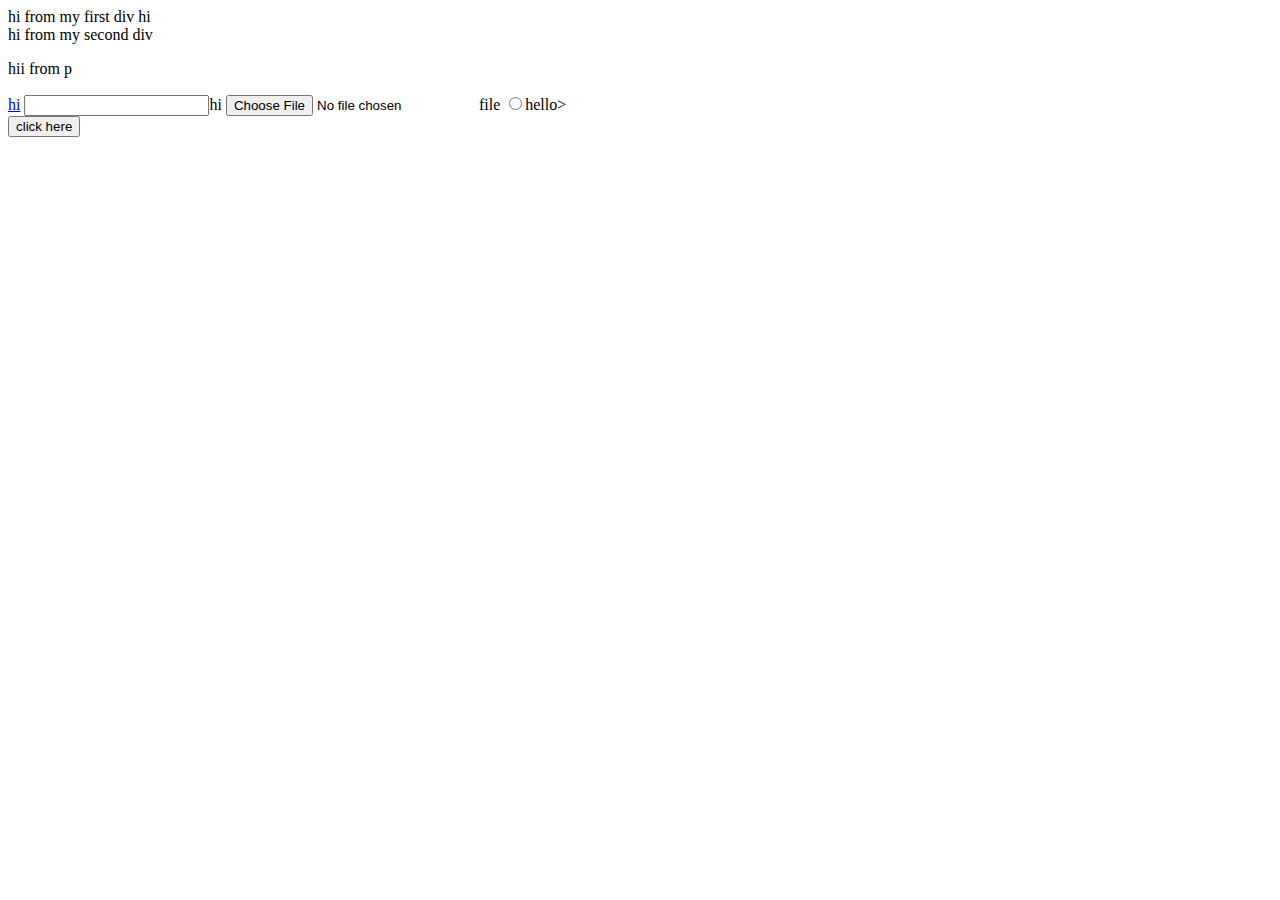
<file: index.html>
<html>
    <head>
 <meta charset="utf-8">
<title>Merna</title>    
    </head>
    <body>
        <!--before begin-->
       <div id="firstid" class="class">
        <!--after begin-->
           hi from my first div
           <span id="b">hi</span>
           <!--before end-->
            </div>
            <!--after end-->
       <div id="secondid" class="class">hi from my second div</div>
        <form></form>
        <p class="par">
           <span>hii from p</span> 
        </p>
        <a href="www.goole.com" class="here link">hi</a>
        <input type="text" class="text">hi</input>
        <input type="file" class="file">file</input>
        
        <input type="radio" class="radio">hello</input>>
        <br>
        <button onclick="btclick()">click here</button>
    </body>
    <!--<script src="js basics/Section4.js">-->
    <script src="js basics/Section5.js">
        console.log("hello")
    </script>
</html>
</file>
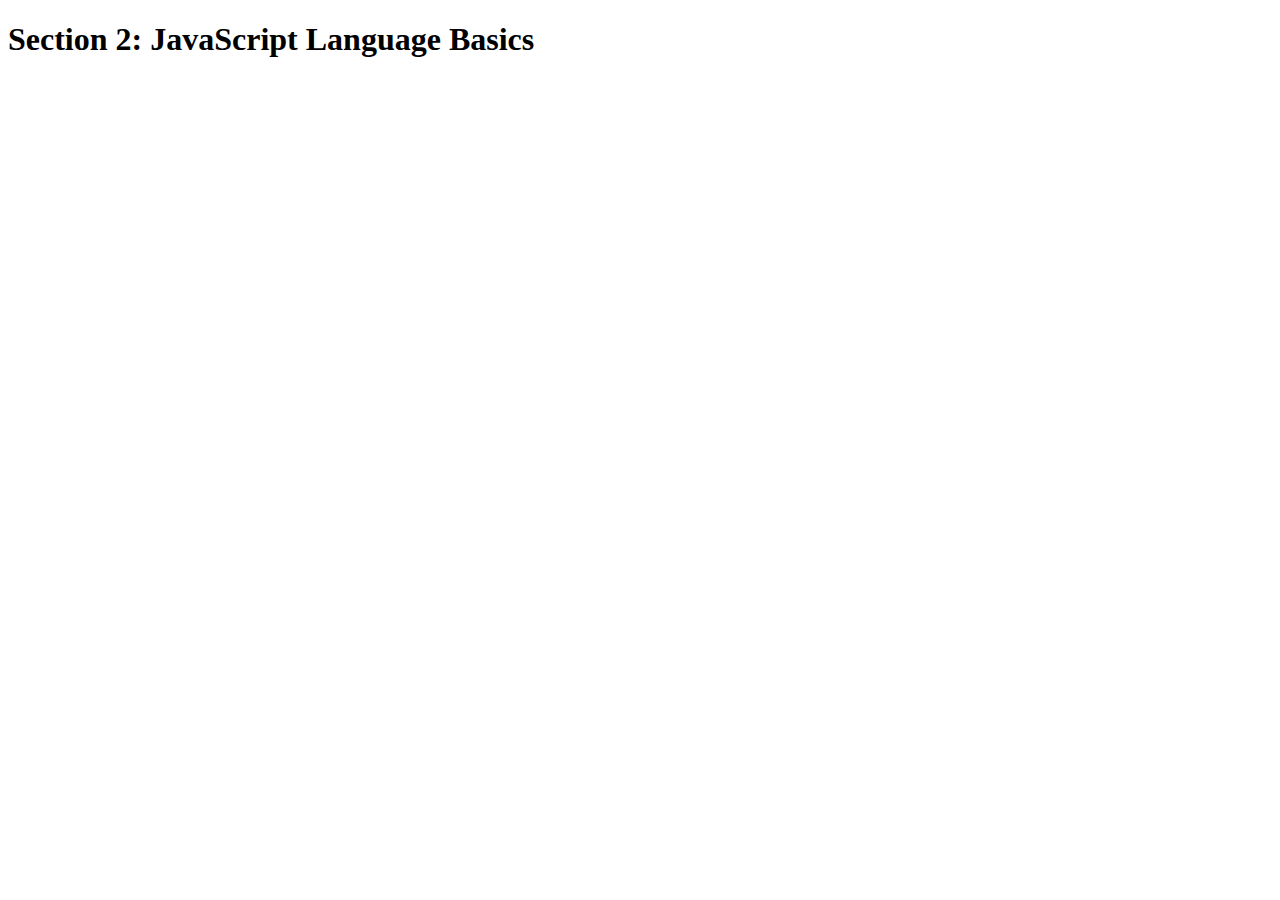
<file: javascript-course/2-JS-basics/final/index.html>
<!DOCTYPE html>
<html lang="en">
    <head>
        <meta charset="UTF-8">
        <title>Section 2: JavaScript Language Basics</title>
    </head>

    <body>
        <h1>Section 2: JavaScript Language Basics</h1>
    </body>
    
    <script src="script.js">console.log("hello world")</script>
    
</html>
</file>
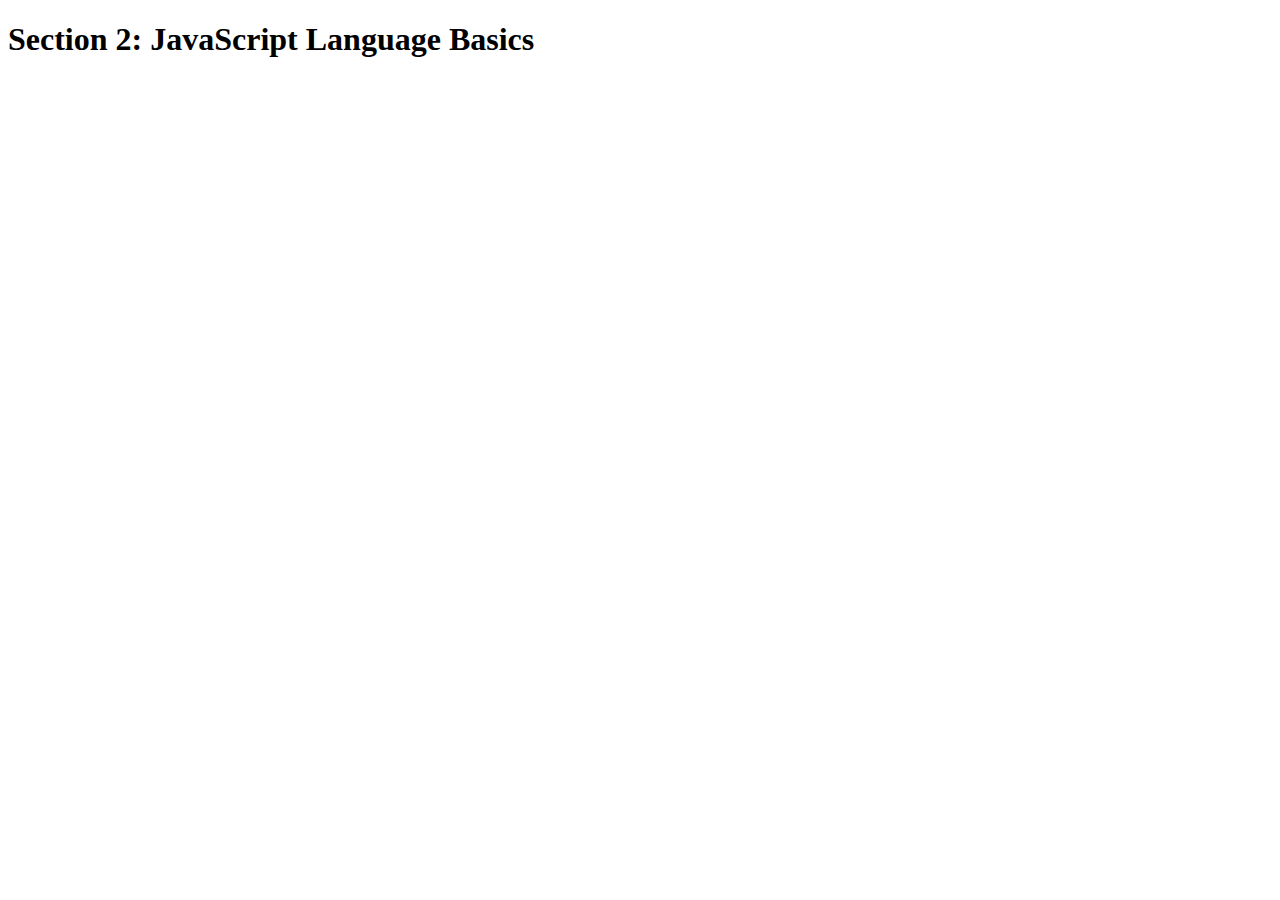
<file: javascript-course/2-JS-basics/starter/index.html>
<!DOCTYPE html>
<html lang="en">
    <head>
        <meta charset="UTF-8">
        <title>Section 2: JavaScript Language Basics</title>
    </head>

    <body>
        <h1>Section 2: JavaScript Language Basics</h1>
    </body>
</html>
</file>
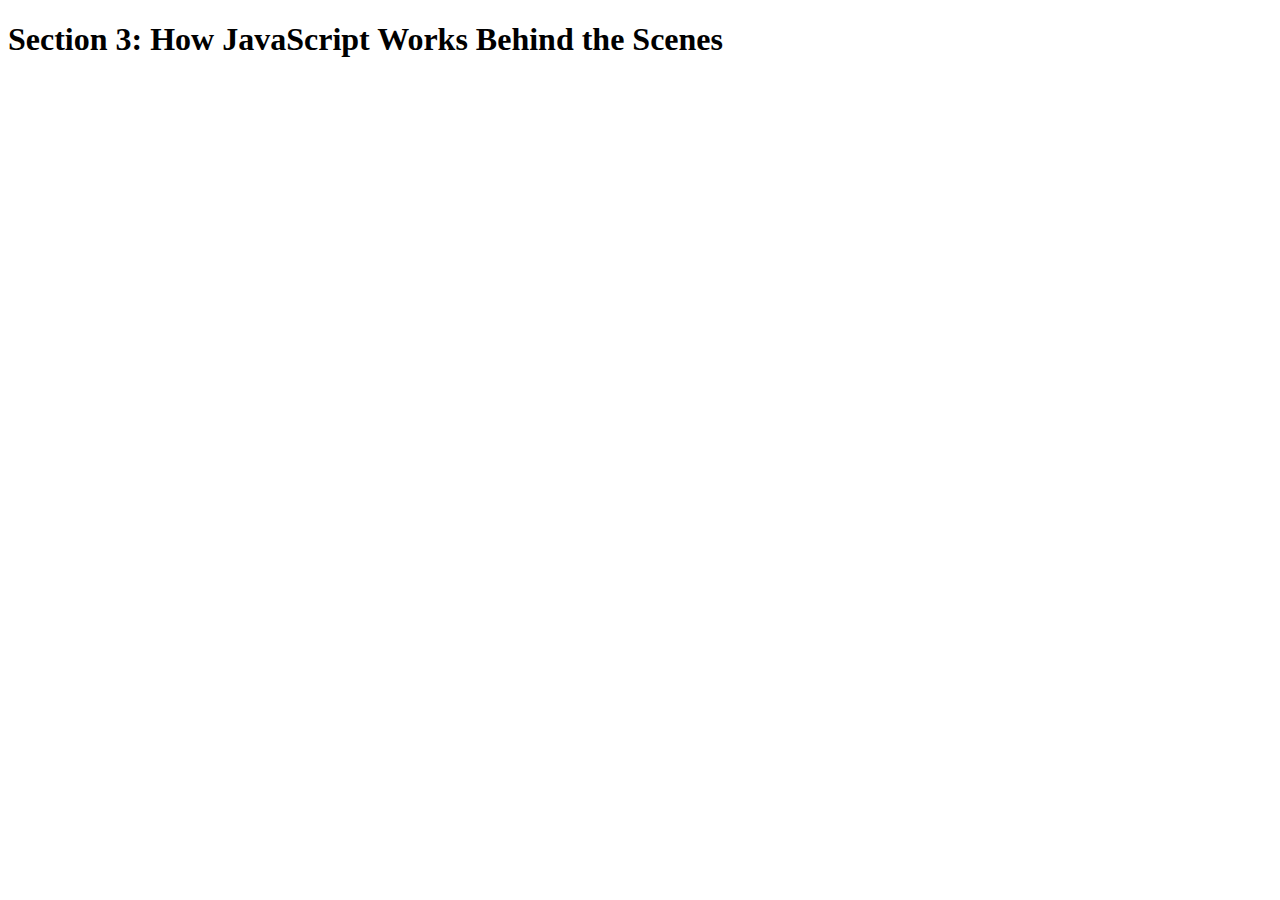
<file: javascript-course/3-how-JS-works/final/index.html>
<!DOCTYPE html>
<html lang="en">
    <head>
        <meta charset="UTF-8">
        <title>Section 3: How JavaScript Works Behind the Scenes</title>
    </head>

    <body>
        <h1>Section 3: How JavaScript Works Behind the Scenes</h1>
        <script src="script.js"></script>
    </body>
</html>
</file>
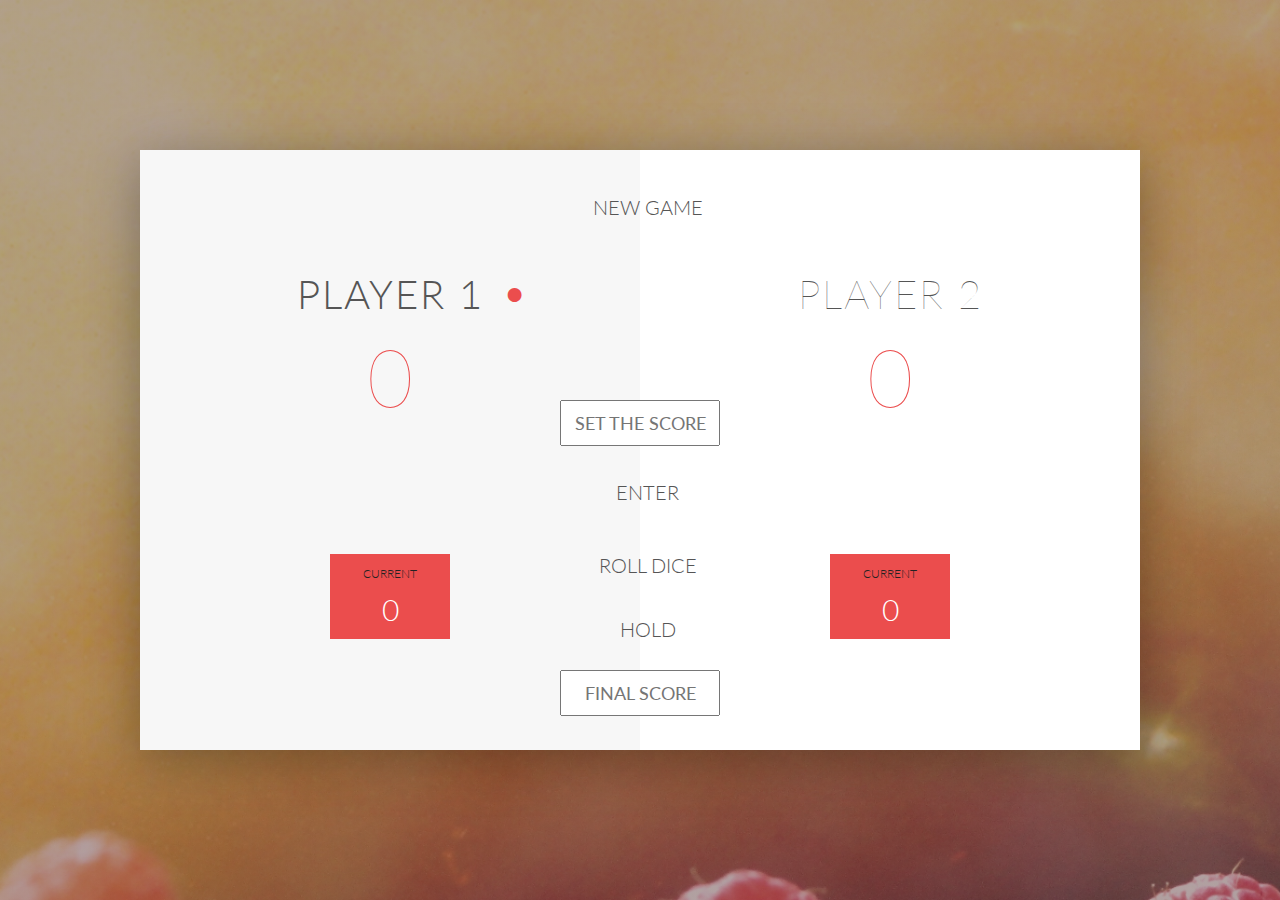
<file: javascript-course/4-DOM-pig-game/final/index.html>
<!DOCTYPE html>
<html lang="en">
    <head>
        <meta charset="UTF-8">
        <link href="https://fonts.googleapis.com/css?family=Lato:100,300,600" rel="stylesheet" type="text/css">
        <link href="http://code.ionicframework.com/ionicons/2.0.1/css/ionicons.min.css" rel="stylesheet" type="text/css">
        <link type="text/css" rel="stylesheet" href="style.css">
        
        <title>Pig Game</title>
    </head>

    <body>
        <div class="wrapper clearfix">
            <div class="player-0-panel active">
                <div class="player-name" id="name-0">Player 1</div>
                <div class="player-score" id="score-0">43</div>
                <div class="player-current-box">
                    <div class="player-current-label">Current</div>
                    <div class="player-current-score" id="current-0">11</div>
                </div>
            </div>
             <input  type="text" id="myText" placeholder="Set the Score">
            <div class="player-1-panel">
                <div class="player-name" id="name-1">Player 2</div>
                <div class="player-score" id="score-1">72</div>
                <div class="player-current-box">
                    <div class="player-current-label">Current</div>
                    <div class="player-current-score" id="current-1">0</div>
                </div>
            </div>
            
            <button class="btn-new"><i class="ion-ios-plus-outline"></i>New game</button>
            <button class="btn-roll"><i class="ion-ios-loop"></i>Roll dice</button>
            <button class="btn-hold"><i class="ion-ios-download-outline"></i>Hold</button>
            <button class="btn-winning"><i class="winning"></i>Enter</button>

            
            <input type="text" placeholder="Final score" class="final-score">
            
            <img src="dice-5.png" alt="Dice" class="dice" id="dice-1">
           

        </div>
        
        <!--<script src="app.js"></script>-->
        <script src="app.js"></script>
    </body>
</html>
</file>
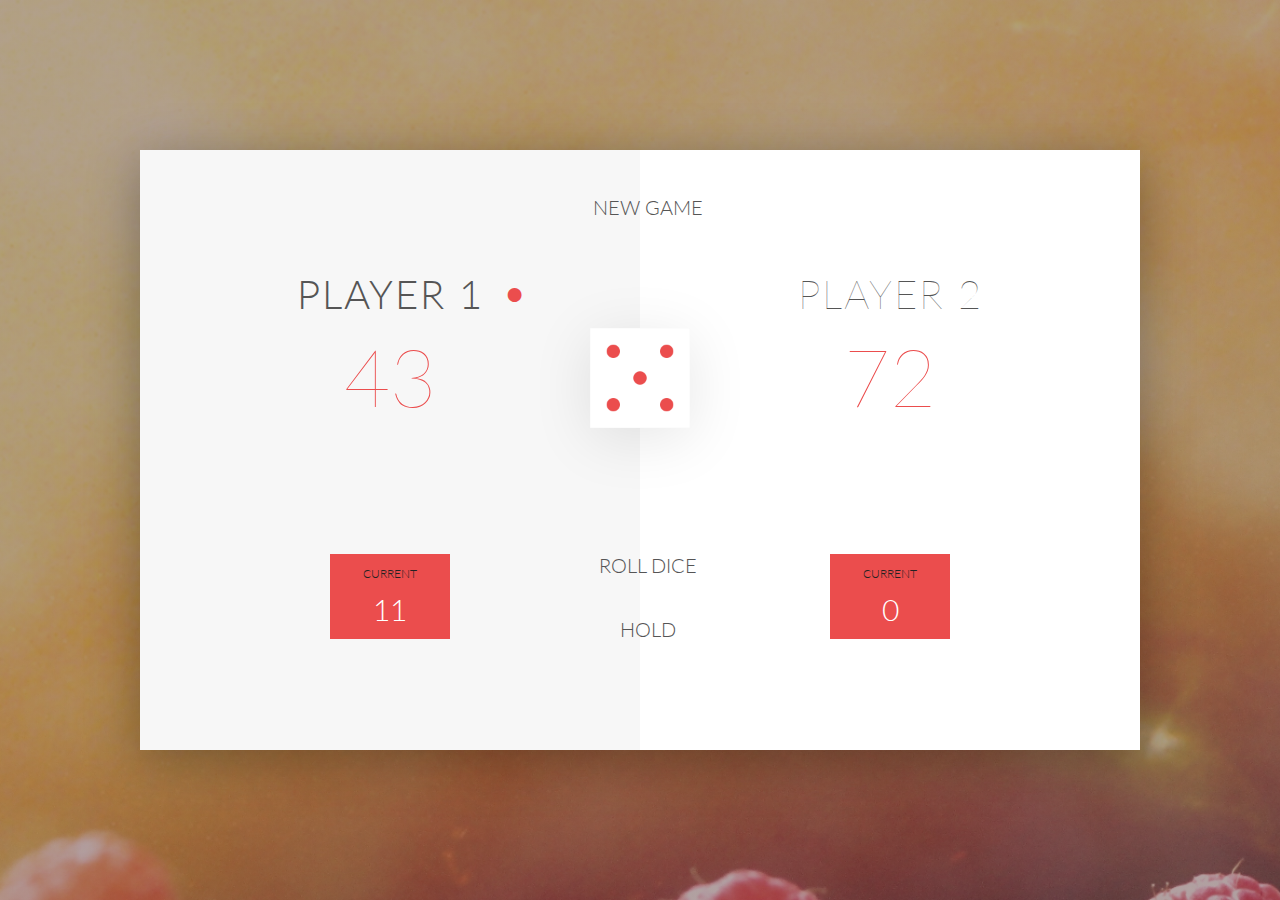
<file: javascript-course/4-DOM-pig-game/starter/index.html>
<!DOCTYPE html>
<html lang="en">
    <head>
        <meta charset="UTF-8">
        <link href="https://fonts.googleapis.com/css?family=Lato:100,300,600" rel="stylesheet" type="text/css">
        <link href="http://code.ionicframework.com/ionicons/2.0.1/css/ionicons.min.css" rel="stylesheet" type="text/css">
        <link type="text/css" rel="stylesheet" href="style.css">
        
        <title>Pig Game</title>
    </head>

    <body>
        <div class="wrapper clearfix">
            <div class="player-0-panel active">
                <div class="player-name" id="name-0">Player 1</div>
                <div class="player-score" id="score-0">43</div>
                <div class="player-current-box">
                    <div class="player-current-label">Current</div>
                    <div class="player-current-score" id="current-0">11</div>
                </div>
            </div>
            
            <div class="player-1-panel">
                <div class="player-name" id="name-1">Player 2</div>
                <div class="player-score" id="score-1">72</div>
                <div class="player-current-box">
                    <div class="player-current-label">Current</div>
                    <div class="player-current-score" id="current-1">0</div>
                </div>
            </div>
            
            <button class="btn-new"><i class="ion-ios-plus-outline"></i>New game</button>
            <button class="btn-roll"><i class="ion-ios-loop"></i>Roll dice</button>
            <button class="btn-hold"><i class="ion-ios-download-outline"></i>Hold</button>
            
            <img src="dice-5.png" alt="Dice" class="dice">
        </div>
        
        <script src="app.js"></script>
    </body>
</html>
</file>
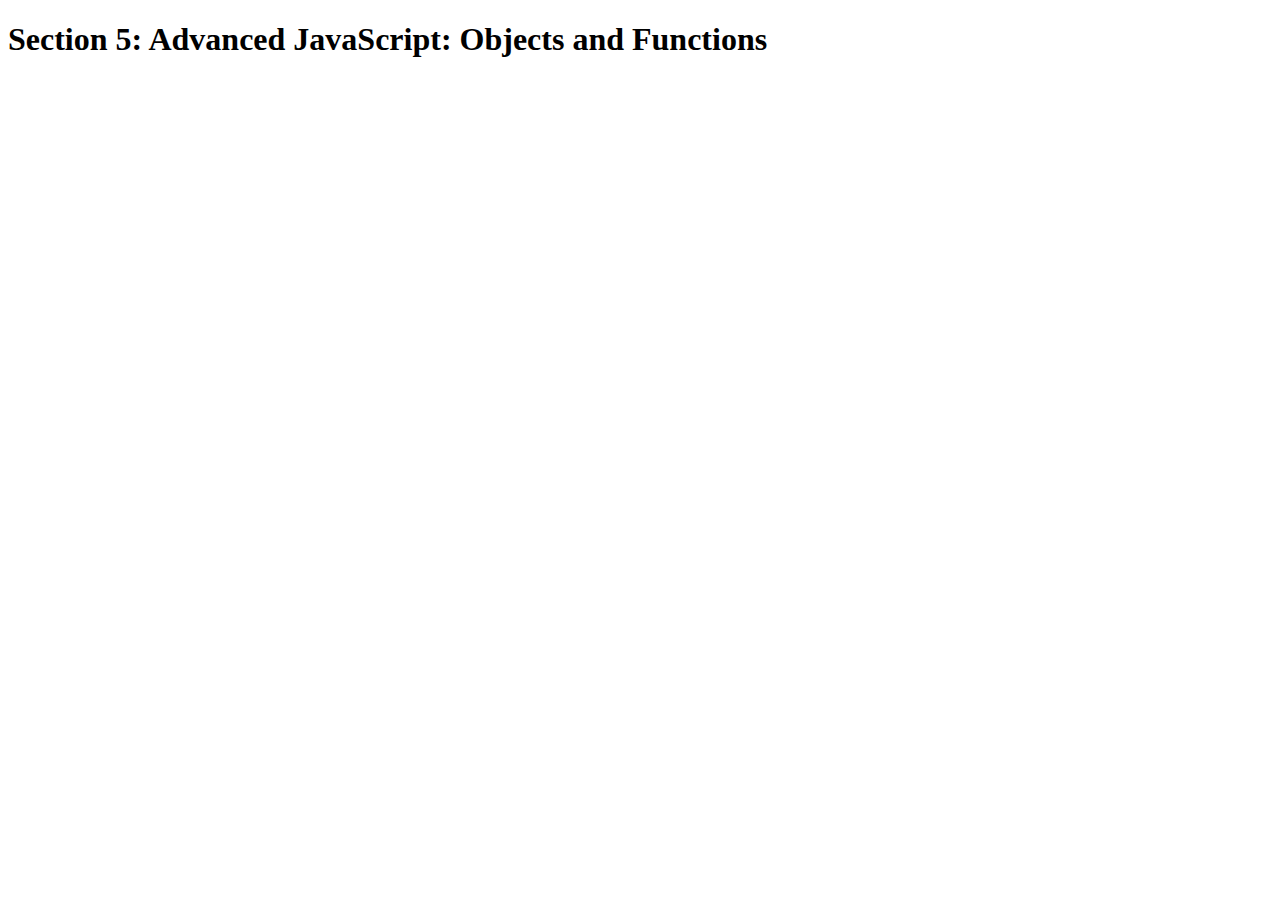
<file: javascript-course/5-advanced-JS/final/index.html>
<!DOCTYPE html>
<html lang="en">
    <head>
        <meta charset="UTF-8">
        <title>Section 5: Advanced JavaScript: Objects and Functions</title>
    </head>

    <body>
        <h1>Section 5: Advanced JavaScript: Objects and Functions</h1>
        <script src="script.js"></script>
    </body>
</html>
</file>
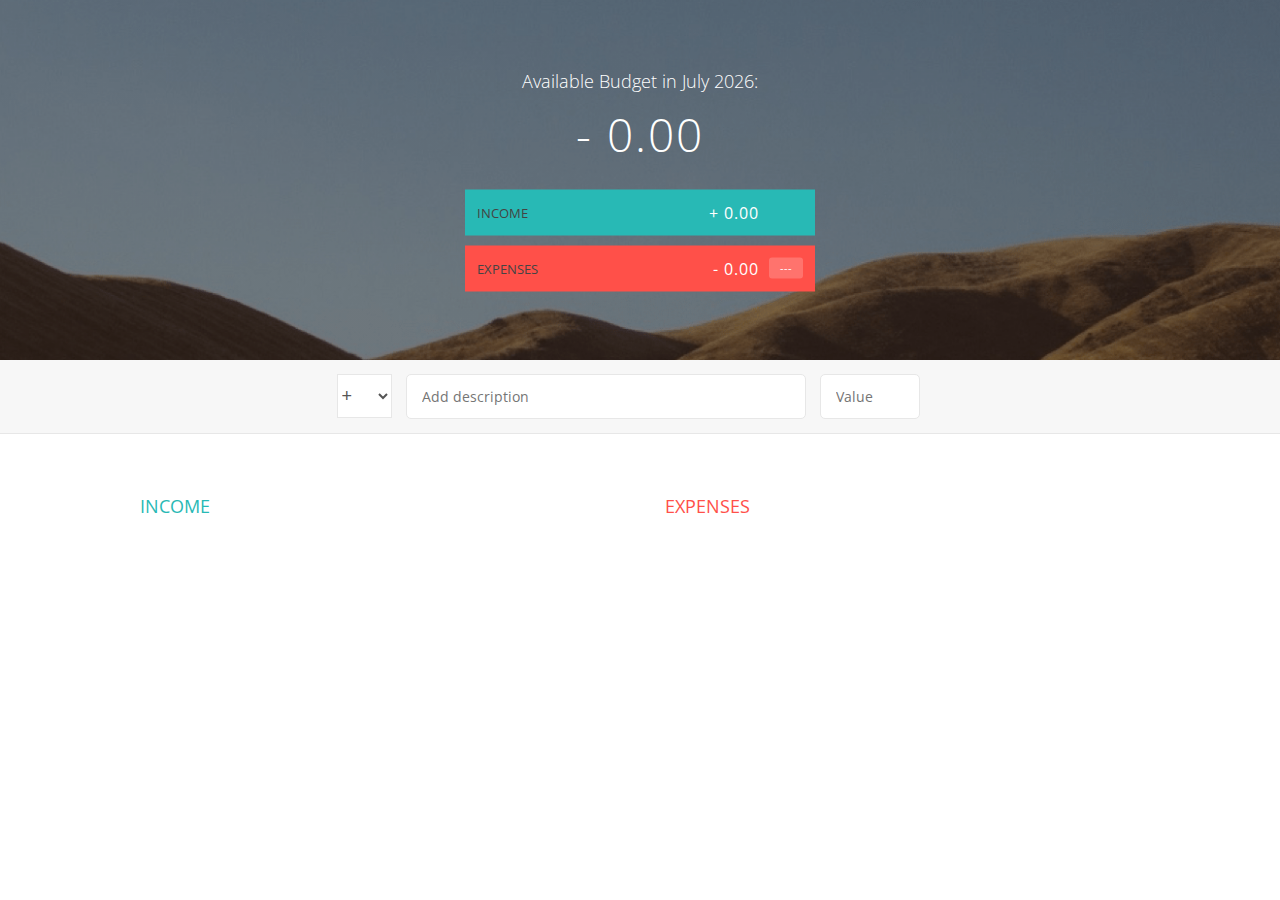
<file: javascript-course/6-budgety/final/index.html>
<!DOCTYPE html>
<html lang="en">
    <head>
        <meta charset="UTF-8">
        <link href="https://fonts.googleapis.com/css?family=Open+Sans:100,300,400,600" rel="stylesheet" type="text/css">
        <link href="http://code.ionicframework.com/ionicons/2.0.1/css/ionicons.min.css" rel="stylesheet" type="text/css">
        <link type="text/css" rel="stylesheet" href="style.css">
        <title>Budgety</title>
    </head>
    <body>
        
        <div class="top">
            <div class="budget">
                <div class="budget__title">
                    Available Budget in <span class="budget__title--month">%Month%</span>:
                </div>
                
                <div class="budget__value">+ 2,345.64</div>
                
                <div class="budget__income clearfix">
                    <div class="budget__income--text">Income</div>
                    <div class="right">
                        <div class="budget__income--value">+ 4,300.00</div>
                        <div class="budget__income--percentage">&nbsp;</div>
                    </div>
                </div>
                
                <div class="budget__expenses clearfix">
                    <div class="budget__expenses--text">Expenses</div>
                    <div class="right clearfix">
                        <div class="budget__expenses--value">- 1,954.36</div>
                        <div class="budget__expenses--percentage">45%</div>
                    </div>
                </div>
            </div>
        </div>
        
        
        
        <div class="bottom">
            <div class="add">
                <div class="add__container">
                    <select class="add__type">
                        <option value="inc" selected>+</option>
                        <option value="exp">-</option>
                    </select>
                    <input type="text" class="add__description" placeholder="Add description">
                    <input type="number" class="add__value" placeholder="Value">
                    <button class="add__btn"><i class="ion-ios-checkmark-outline"></i></button>
                </div>
            </div>
            
            <div class="container clearfix">
                <div class="income">
                    <h2 class="icome__title">Income</h2>
                    
                    <div class="income__list">
                       
                        <!--
                        <div class="item clearfix" id="income-0">
                            <div class="item__description">Salary</div>
                            <div class="right clearfix">
                                <div class="item__value">+ 2,100.00</div>
                                <div class="item__delete">
                                    <button class="item__delete--btn">
                                        <i class="ion-ios-close-outline"></i>
                                    </button>
                                </div>
                            </div>
                        </div>
                        
                        <div class="item clearfix" id="income-1">
                            <div class="item__description">Sold car</div>
                            <div class="right clearfix">
                                <div class="item__value">+ 1,500.00</div>
                                <div class="item__delete">
                                    <button class="item__delete--btn"><i class="ion-ios-close-outline"></i></button>
                                </div>
                            </div>
                        </div>
                        -->
                        
                    </div>
                </div>
                
                
                
                <div class="expenses">
                    <h2 class="expenses__title">Expenses</h2>
                    
                    <div class="expenses__list">
                       
                        <!--
                        <div class="item clearfix" id="expense-0">
                            <div class="item__description">Apartment rent</div>
                            <div class="right clearfix">
                                <div class="item__value">- 900.00</div>
                                <div class="item__percentage">21%</div>
                                <div class="item__delete">
                                    <button class="item__delete--btn"><i class="ion-ios-close-outline"></i></button>
                                </div>
                            </div>
                        </div>

                        <div class="item clearfix" id="expense-1">
                            <div class="item__description">Grocery shopping</div>
                            <div class="right clearfix">
                                <div class="item__value">- 435.28</div>
                                <div class="item__percentage">10%</div>
                                <div class="item__delete">
                                    <button class="item__delete--btn"><i class="ion-ios-close-outline"></i></button>
                                </div>
                            </div>
                        </div>
                        -->
                        
                    </div>
                </div>
            </div>
            
            
        </div>
        
        <script src="app.js"></script>
    </body>
</html>
</file>
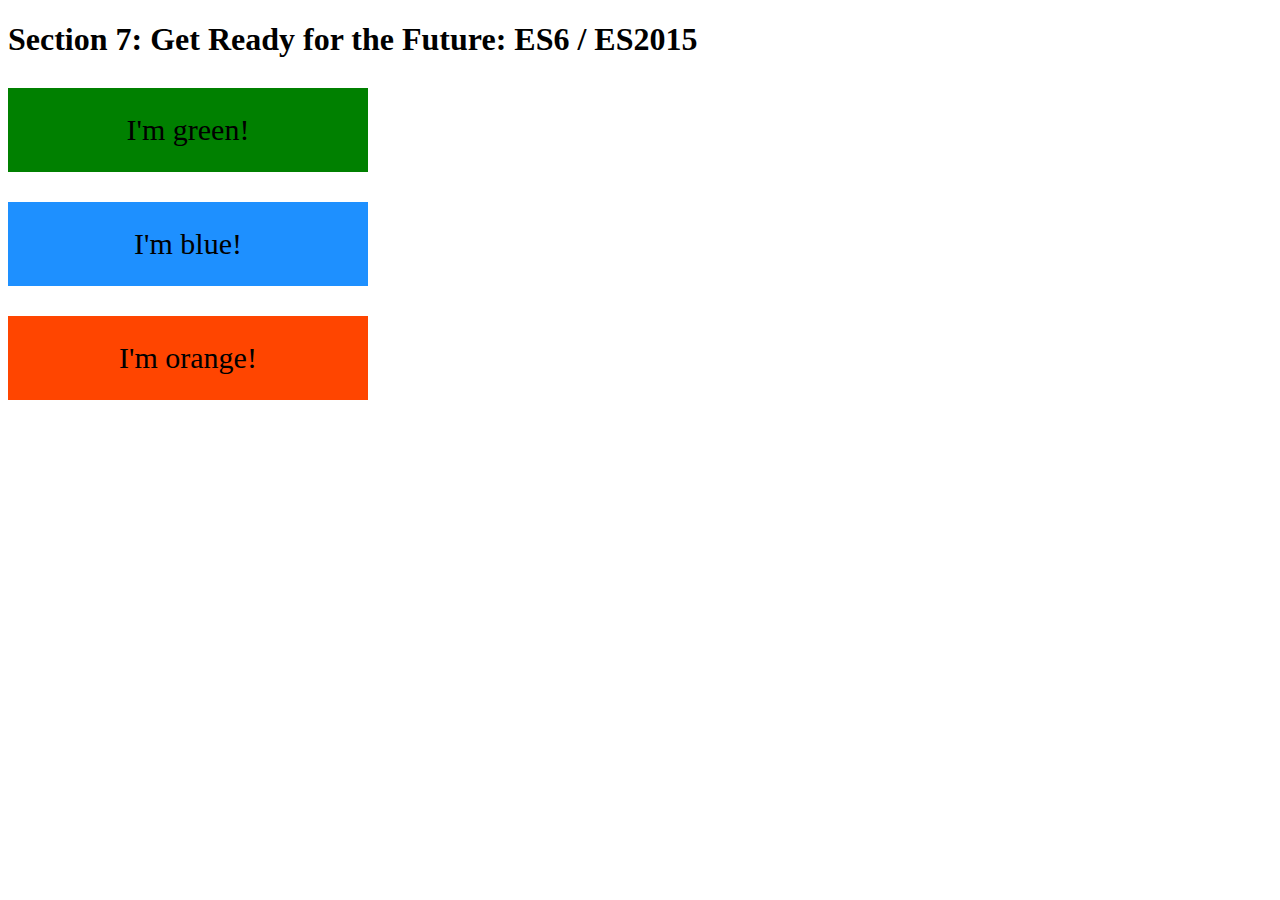
<file: javascript-course/7-ES6/final/index.html>
<!DOCTYPE html>
<html lang="en">
    <head>
        <meta charset="UTF-8">
        <title>Section 7: Get Ready for the Future: ES6 / ES2015</title>
        
        <style>
            .box {
                width: 200px;
                padding: 25px 80px;
                text-align: center;
                font-size: 30px;
                margin-top: 30px;
            }
            
            .green { background-color: green; }
            .blue { background-color: dodgerblue; }
            .orange { background-color: orangered; }
            
        </style>
        
    </head>

    <body>
        <h1>Section 7: Get Ready for the Future: ES6 / ES2015</h1>
        
        <div class="box green">I'm green!</div>
        <div class="box blue">I'm blue!</div>
        <div class="box orange">I'm orange!</div>
        
        <script src="polyfill.min.js"></script>
        <script src="script-transpiled.js"></script>
    </body>
</html>
</file>
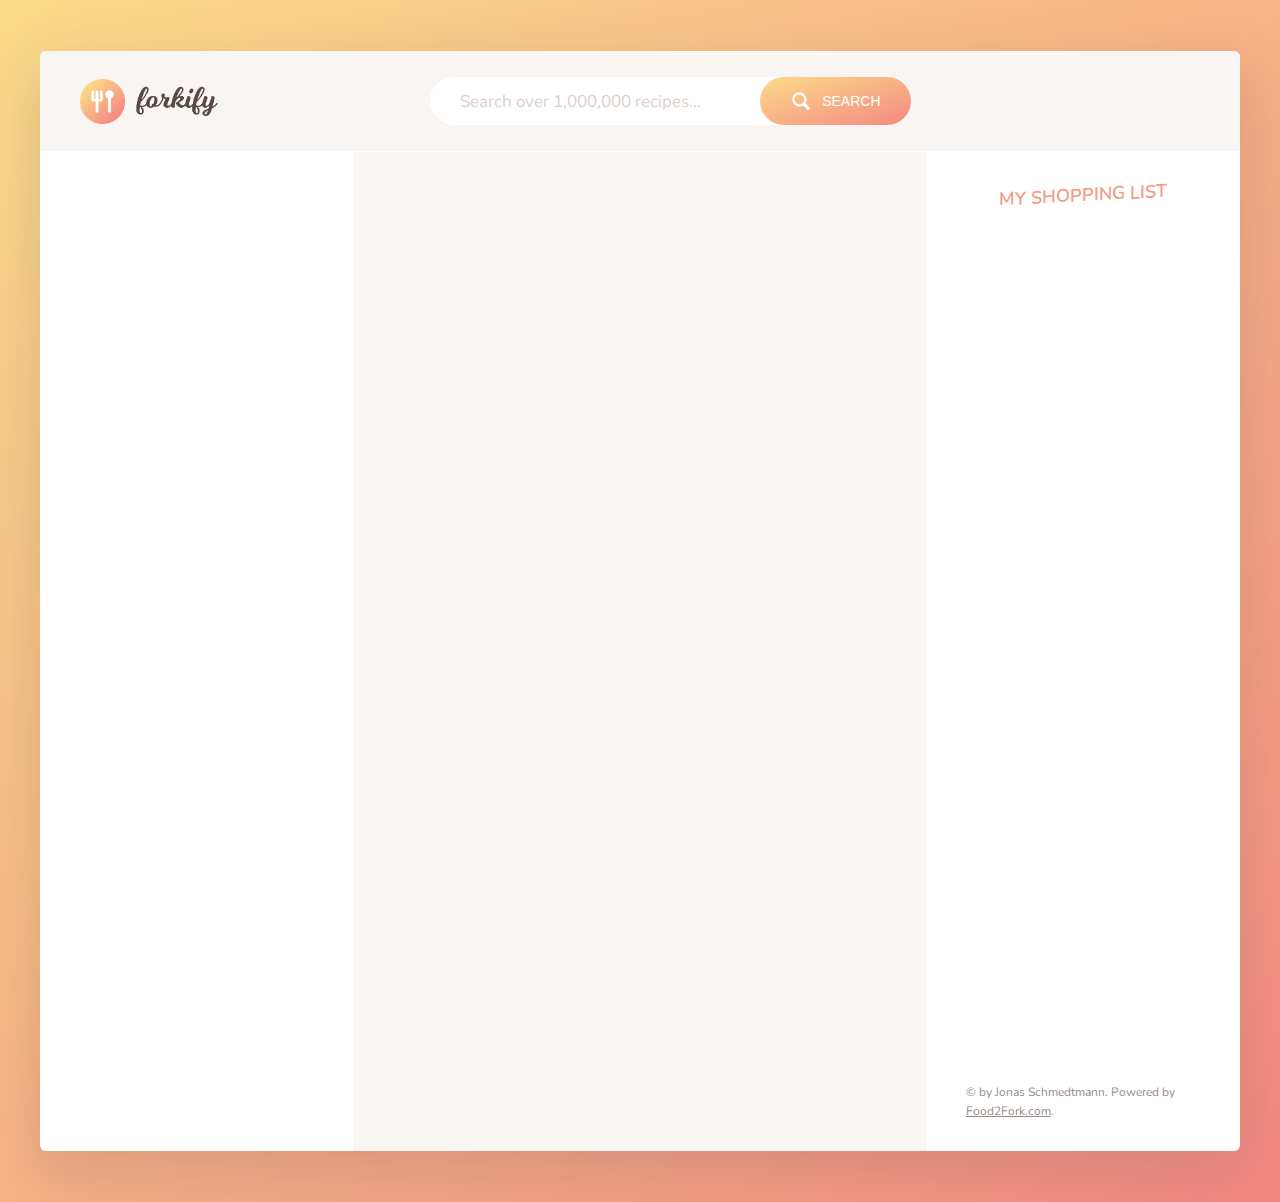
<file: javascript-course/9-forkify/final/dist/index.html>
<!DOCTYPE html>
<html lang="en">

<head>
    <meta charset="UTF-8">
    <meta name="viewport" content="width=device-width, initial-scale=1.0">
    <meta http-equiv="X-UA-Compatible" content="ie=edge">
    <link href="https://fonts.googleapis.com/css?family=Nunito+Sans:400,600,700" rel="stylesheet">
    <link rel="stylesheet" href="css/style.css">
    <link rel="shortcut icon" href="img/favicon.png" type="image/x-icon">
    <title>forkify // Search over 1,000,000 recipes</title>
</head>

<body>
    <div class="container">
        <header class="header">
            <img src="img/logo.png" alt="Logo" class="header__logo">
            <form class="search">
                <input type="text" class="search__field" placeholder="Search over 1,000,000 recipes...">
                <button class="btn search__btn">
                    <svg class="search__icon">
                        <use href="img/icons.svg#icon-magnifying-glass"></use>
                    </svg>
                    <span>Search</span>
                </button>
            </form>
            <div class="likes">
                <div class="likes__field">
                    <svg class="likes__icon">
                        <use href="img/icons.svg#icon-heart"></use>
                    </svg>
                </div>
                <div class="likes__panel">
                    <ul class="likes__list">
                        <!--
                        <li>
                            <a class="likes__link" href="#23456">
                                <figure class="likes__fig">
                                    <img src="img/test-1.jpg" alt="Test">
                                </figure>
                                <div class="likes__data">
                                    <h4 class="likes__name">Pasta with Tomato ...</h4>
                                    <p class="likes__author">The Pioneer Woman</p>
                                </div>
                            </a>
                        </li>
                        -->
                    </ul>
                </div>
            </div>
        </header>


        <div class="results">
            <ul class="results__list">
                <!--
                <li>
                    <a class="results__link results__link--active" href="#23456">
                        <figure class="results__fig">
                            <img src="img/test-1.jpg" alt="Test">
                        </figure>
                        <div class="results__data">
                            <h4 class="results__name">Pasta with Tomato ...</h4>
                            <p class="results__author">The Pioneer Woman</p>
                        </div>
                    </a>
                </li>

                <li>
                    <a class="results__link" href="#76767">
                        <figure class="results__fig">
                            <img src="img/test-2.jpg" alt="Test">
                        </figure>
                        <div class="results__data">
                            <h4 class="results__name">Pasta Salad with ...</h4>
                            <p class="results__author">Spicy Perspective</p>
                        </div>
                    </a>
                </li>

                <li>
                    <a class="results__link" href="#85354">
                        <figure class="results__fig">
                            <img src="img/test-3.jpg" alt="Test">
                        </figure>
                        <div class="results__data">
                            <h4 class="results__name">Homemade Tomato ...</h4>
                            <p class="results__author">All Recipes</p>
                        </div>
                    </a>
                </li>

                <li>
                    <a class="results__link" href="#43563">
                        <figure class="results__fig">
                            <img src="img/test-4.jpg" alt="Test">
                        </figure>
                        <div class="results__data">
                            <h4 class="results__name">Pasta with Tomato ...</h4>
                            <p class="results__author">The Pioneer Woman</p>
                        </div>
                    </a>
                </li>

                <li>
                    <a class="results__link" href="#2256665">
                        <figure class="results__fig">
                            <img src="img/test-5.jpg" alt="Test">
                        </figure>
                        <div class="results__data">
                            <h4 class="results__name">Greek Pasta with ...</h4>
                            <p class="results__author">Chow</p>
                        </div>
                    </a>
                </li>

                <li>
                    <a class="results__link" href="#7567567">
                        <figure class="results__fig">
                            <img src="img/test-9.jpg" alt="Test">
                        </figure>
                        <div class="results__data">
                            <h4 class="results__name">Cherry tomato, kale ...</h4>
                            <p class="results__author">BBC Good Food</p>
                        </div>
                    </a>
                </li>

                <li>
                    <a class="results__link" href="#5676577">
                        <figure class="results__fig">
                            <img src="img/test-7.jpg" alt="Test">
                        </figure>
                        <div class="results__data">
                            <h4 class="results__name">Pasta with Fresh ...</h4>
                            <p class="results__author">Chow</p>
                        </div>
                    </a>
                </li>

                <li>
                    <a class="results__link" href="#98798">
                        <figure class="results__fig">
                            <img src="img/test-8.jpg" alt="Test">
                        </figure>
                        <div class="results__data">
                            <h4 class="results__name">Buttery Tomato Pasta ...</h4>
                            <p class="results__author">Simply Recipes</p>
                        </div>
                    </a>
                </li>
                <li>
                    <a class="results__link" href="#5464646456">
                        <figure class="results__fig">
                            <img src="img/test-10.jpg" alt="Test">
                        </figure>
                        <div class="results__data">
                            <h4 class="results__name">Pesto Pasta Salad ...</h4>
                            <p class="results__author">Eats Well With Others</p>
                        </div>
                    </a>
                </li>

                <li>
                    <a class="results__link" href="#345345435">
                        <figure class="results__fig">
                            <img src="img/test-6.jpg" alt="Test">
                        </figure>
                        <div class="results__data">
                            <h4 class="results__name">Pasta with Roasted ...</h4>
                            <p class="results__author">Two Peas and Their Pod</p>
                        </div>
                    </a>
                </li>
                -->
            </ul>

            <div class="results__pages">
                <!--
                <button class="btn-inline results__btn--prev">
                    <svg class="search__icon">
                        <use href="img/icons.svg#icon-triangle-left"></use>
                    </svg>
                    <span>Page 1</span>
                </button>
                <button class="btn-inline results__btn--next">
                    <span>Page 3</span>
                    <svg class="search__icon">
                        <use href="img/icons.svg#icon-triangle-right"></use>
                    </svg>
                </button>
                -->
            </div>
        </div>



        <div class="recipe">

            <!--
            <figure class="recipe__fig">
                <img src="img/test-1.jpg" alt="Tomato" class="recipe__img">
                <h1 class="recipe__title">
                    <span>Pasta with tomato cream sauce</span>
                </h1>
            </figure>
            <div class="recipe__details">
                <div class="recipe__info">
                    <svg class="recipe__info-icon">
                        <use href="img/icons.svg#icon-stopwatch"></use>
                    </svg>
                    <span class="recipe__info-data recipe__info-data--minutes">45</span>
                    <span class="recipe__info-text"> minutes</span>
                </div>
                <div class="recipe__info">
                    <svg class="recipe__info-icon">
                        <use href="img/icons.svg#icon-man"></use>
                    </svg>
                    <span class="recipe__info-data recipe__info-data--people">4</span>
                    <span class="recipe__info-text"> servings</span>

                    <div class="recipe__info-buttons">
                        <button class="btn-tiny">
                            <svg>
                                <use href="img/icons.svg#icon-circle-with-minus"></use>
                            </svg>
                        </button>
                        <button class="btn-tiny">
                            <svg>
                                <use href="img/icons.svg#icon-circle-with-plus"></use>
                            </svg>
                        </button>
                    </div>

                </div>
                <button class="recipe__love">
                    <svg class="header__likes">
                        <use href="img/icons.svg#icon-heart-outlined"></use>
                    </svg>
                </button>
            </div>



            <div class="recipe__ingredients">
                <ul class="recipe__ingredient-list">
                    <li class="recipe__item">
                        <svg class="recipe__icon">
                            <use href="img/icons.svg#icon-check"></use>
                        </svg>
                        <div class="recipe__count">1000</div>
                        <div class="recipe__ingredient">
                            <span class="recipe__unit">g</span>
                            pasta
                        </div>
                    </li>

                    <li class="recipe__item">
                        <svg class="recipe__icon">
                            <use href="img/icons.svg#icon-check"></use>
                        </svg>
                        <div class="recipe__count">1/2</div>
                        <div class="recipe__ingredient">
                            <span class="recipe__unit">cup</span>
                            ricotta cheese
                        </div>
                    </li>

                    <li class="recipe__item">
                        <svg class="recipe__icon">
                            <use href="img/icons.svg#icon-check"></use>
                        </svg>
                        <div class="recipe__count">1</div>
                        <div class="recipe__ingredient">
                            <span class="recipe__unit"></span>
                            can of tomatoes, whole or crushed
                        </div>
                    </li>


                    <li class="recipe__item">
                        <svg class="recipe__icon">
                            <use href="img/icons.svg#icon-check"></use>
                        </svg>
                        <div class="recipe__count">1</div>
                        <div class="recipe__ingredient">
                            <span class="recipe__unit"></span>
                            can tuna packed in olive oil
                        </div>
                    </li>

                    <li class="recipe__item">
                        <svg class="recipe__icon">
                            <use href="img/icons.svg#icon-check"></use>
                        </svg>
                        <div class="recipe__count">1/2</div>
                        <div class="recipe__ingredient">
                            <span class="recipe__unit">cup</span>
                            grated parmesan cheese
                        </div>
                    </li>

                    <li class="recipe__item">
                        <svg class="recipe__icon">
                            <use href="img/icons.svg#icon-check"></use>
                        </svg>
                        <div class="recipe__count">1/4</div>
                        <div class="recipe__ingredient">
                            <span class="recipe__unit">cup</span>
                            fresh basil, chopped or torn
                        </div>
                    </li>
                </ul>

                <button class="btn-small recipe__btn">
                    <svg class="search__icon">
                        <use href="img/icons.svg#icon-shopping-cart"></use>
                    </svg>
                    <span>Add to shopping list</span>
                </button>
            </div>

            <div class="recipe__directions">
                <h2 class="heading-2">How to cook it</h2>
                <p class="recipe__directions-text">
                    This recipe was carefully designed and tested by
                    <span class="recipe__by">The Pioneer Woman</span>. Please check out directions at their website.
                </p>
                <a class="btn-small recipe__btn" href="http://thepioneerwoman.com/cooking/pasta-with-tomato-cream-sauce/" target="_blank">
                    <span>Directions</span>
                    <svg class="search__icon">
                        <use href="img/icons.svg#icon-triangle-right"></use>
                    </svg>

                </a>
            </div>
            -->
        </div>





        <div class="shopping">
            <h2 class="heading-2">My Shopping List</h2>

            <ul class="shopping__list">

                <!--
                <li class="shopping__item">
                    <div class="shopping__count">
                        <input type="number" value="500" step="100">
                        <p>g</p>
                    </div>
                    <p class="shopping__description">Pasta</p>
                    <button class="shopping__delete btn-tiny">
                        <svg>
                            <use href="img/icons.svg#icon-circle-with-cross"></use>
                        </svg>
                    </button>
                </li>

                <li class="shopping__item">
                    <div class="shopping__count">
                        <input type="number" value="0.5" step="0.1">
                        <p>cup</p>
                    </div>
                    <p class="shopping__description">Ricotta cheese</p>
                    <button class="shopping__delete btn-tiny">
                        <svg>
                            <use href="img/icons.svg#icon-circle-with-cross"></use>
                        </svg>
                    </button>
                </li>

                <li class="shopping__item">
                    <div class="shopping__count">
                        <input type="number" value="3.5" step="0.1">
                        <p>tbsp</p>
                    </div>
                    <p class="shopping__description">Toasted almond slices</p>
                    <button class="shopping__delete btn-tiny">
                        <svg>
                            <use href="img/icons.svg#icon-circle-with-cross"></use>
                        </svg>
                    </button>
                </li>

                <li class="shopping__item">
                    <div class="shopping__count">
                        <input type="number" value="0.5" step="0.1">
                        <p>tbsp</p>
                    </div>
                    <p class="shopping__description">Sea salt</p>
                    <button class="shopping__delete btn-tiny">
                        <svg>
                            <use href="img/icons.svg#icon-circle-with-cross"></use>
                        </svg>
                    </button>
                </li>

                <li class="shopping__item">
                    <div class="shopping__count">
                        <input type="number" value="0.25" step="0.1">
                        <p>cup</p>
                    </div>

                    <p class="shopping__description">Minced green onions</p>
                    <button class="shopping__delete btn-tiny">
                        <svg>
                            <use href="img/icons.svg#icon-circle-with-cross"></use>
                        </svg>
                    </button>
                </li>

                <li class="shopping__item">
                    <div class="shopping__count">
                        <input type="number" value="45" step="10">
                        <p>g</p>
                    </div>
                    <p class="shopping__description">Sesame seeds</p>
                    <button class="shopping__delete btn-tiny">
                        <svg>
                            <use href="img/icons.svg#icon-circle-with-cross"></use>
                        </svg>
                    </button>
                </li>
                -->
            </ul>

            <div class="copyright">
                &copy; by Jonas Schmedtmann. Powered by
                <a href="http://food2fork.com" target="_blank" class="link">Food2Fork.com</a>.
            </div>

        </div>
    </div>

<script type="text/javascript" src="js/bundle.js"></script></body>

</html>
</file>
<file: javascript-course/4-DOM-pig-game/final/style.css>
/**********************************************
*** GENERAL
**********************************************/

.final-score {
    position: absolute;
    left: 50%;
    transform: translateX(-50%);
    top: 520px;
    color: #555;
    font-size: 18px;
    font-family: 'Lato';
    text-align: center;
    padding: 10px;
    width: 160px;
    text-transform: uppercase;
}

.final-score:focus { outline: none; }

#dice-1 { top: 120px; }
#dice-2 { top: 250px; }


* {
    margin: 0;
    padding: 0;
    box-sizing: border-box;
    
}

.clearfix::after {
    content: "";
    display: table;
    clear: both;
}

body {
    background-image: linear-gradient(rgba(62, 20, 20, 0.4), rgba(62, 20, 20, 0.4)), url(back.jpg);
    background-size: cover;
    background-position: center;
    font-family: Lato;
    font-weight: 300;
    position: relative;
    height: 100vh;
    color: #555;
}

.wrapper {
    width: 1000px;
    position: absolute;
    top: 50%;
    left: 50%;
    transform: translate(-50%, -50%);
    background-color: #fff;
    box-shadow: 0px 10px 50px rgba(0, 0, 0, 0.3);
    overflow: hidden;
}

.player-0-panel,
.player-1-panel {
    width: 50%;
    float: left;
    height: 600px;
    padding: 100px;
}



/**********************************************
*** PLAYERS
**********************************************/
#myText{
    position: absolute;
    left: 50%;
    transform: translateX(-50%);
    top: 250px;
    color: #555;
    font-size: 18px;
    font-family: 'Lato';
    text-align: center;
    padding: 10px;
    width: 160px;
    text-transform: uppercase; 
}
.player-name {
    font-size: 40px;
    text-align: center;
    text-transform: uppercase;
    letter-spacing: 2px;
    font-weight: 100;
    margin-top: 20px;
    margin-bottom: 10px;
    position: relative;
}

.player-score {
    text-align: center;
    font-size: 80px;
    font-weight: 100;
    color: #EB4D4D;
    margin-bottom: 130px;
}

.active { background-color: #f7f7f7; }
.active .player-name { font-weight: 300; }

.active .player-name::after {
    content: "\2022";
    font-size: 47px;
    position: absolute;
    color: #EB4D4D;
    top: -7px;
    right: 10px;
    
}

.player-current-box {
    background-color: #EB4D4D;
    color: #fff;
    width: 40%;
    margin: 0 auto;
    padding: 12px;
    text-align: center;
}

.player-current-label {
    text-transform: uppercase;
    margin-bottom: 10px;
    font-size: 12px;
    color: #222;
}

.player-current-score {
    font-size: 30px;
}

button {
    position: absolute;
    width: 200px;
    left: 50%;
    transform: translateX(-50%);
    color: #555;
    background: none;
    border: none;
    font-family: Lato;
    font-size: 20px;
    text-transform: uppercase;
    cursor: pointer;
    font-weight: 300;
    transition: background-color 0.3s, color 0.3s;
}

button:hover { font-weight: 600; }
button:hover i { margin-right: 20px; }

button:focus {
    outline: none;
}

i {
    color: #EB4D4D;
    display: inline-block;
    margin-right: 15px;
    font-size: 32px;
    line-height: 1;
    vertical-align: text-top;
    margin-top: -4px;
    transition: margin 0.3s;
}

.btn-new { top: 45px;}
.btn-roll { top: 403px;}
.btn-hold { top: 467px;}
.btn-winning{top:330px}
.dice {
    position: absolute;
    left: 50%;
    top: 178px;
    transform: translateX(-50%);
    height: 100px;
    box-shadow: 0px 10px 60px rgba(0, 0, 0, 0.10);
}

.winner { background-color: #f7f7f7; }
.winner .player-name { font-weight: 300; color: #EB4D4D; }
</file>
<file: javascript-course/4-DOM-pig-game/starter/style.css>
/**********************************************
*** GENERAL
**********************************************/

* {
    margin: 0;
    padding: 0;
    box-sizing: border-box;
    
}

.clearfix::after {
    content: "";
    display: table;
    clear: both;
}

body {
    background-image: linear-gradient(rgba(62, 20, 20, 0.4), rgba(62, 20, 20, 0.4)), url(back.jpg);
    background-size: cover;
    background-position: center;
    font-family: Lato;
    font-weight: 300;
    position: relative;
    height: 100vh;
    color: #555;
}

.wrapper {
    width: 1000px;
    position: absolute;
    top: 50%;
    left: 50%;
    transform: translate(-50%, -50%);
    background-color: #fff;
    box-shadow: 0px 10px 50px rgba(0, 0, 0, 0.3);
    overflow: hidden;
}

.player-0-panel,
.player-1-panel {
    width: 50%;
    float: left;
    height: 600px;
    padding: 100px;
}



/**********************************************
*** PLAYERS
**********************************************/

.player-name {
    font-size: 40px;
    text-align: center;
    text-transform: uppercase;
    letter-spacing: 2px;
    font-weight: 100;
    margin-top: 20px;
    margin-bottom: 10px;
    position: relative;
}

.player-score {
    text-align: center;
    font-size: 80px;
    font-weight: 100;
    color: #EB4D4D;
    margin-bottom: 130px;
}

.active { background-color: #f7f7f7; }
.active .player-name { font-weight: 300; }

.active .player-name::after {
    content: "\2022";
    font-size: 47px;
    position: absolute;
    color: #EB4D4D;
    top: -7px;
    right: 10px;
    
}

.player-current-box {
    background-color: #EB4D4D;
    color: #fff;
    width: 40%;
    margin: 0 auto;
    padding: 12px;
    text-align: center;
}

.player-current-label {
    text-transform: uppercase;
    margin-bottom: 10px;
    font-size: 12px;
    color: #222;
}

.player-current-score {
    font-size: 30px;
}

button {
    position: absolute;
    width: 200px;
    left: 50%;
    transform: translateX(-50%);
    color: #555;
    background: none;
    border: none;
    font-family: Lato;
    font-size: 20px;
    text-transform: uppercase;
    cursor: pointer;
    font-weight: 300;
    transition: background-color 0.3s, color 0.3s;
}

button:hover { font-weight: 600; }
button:hover i { margin-right: 20px; }

button:focus {
    outline: none;
}

i {
    color: #EB4D4D;
    display: inline-block;
    margin-right: 15px;
    font-size: 32px;
    line-height: 1;
    vertical-align: text-top;
    margin-top: -4px;
    transition: margin 0.3s;
}

.btn-new { top: 45px;}
.btn-roll { top: 403px;}
.btn-hold { top: 467px;}

.dice {
    position: absolute;
    left: 50%;
    top: 178px;
    transform: translateX(-50%);
    height: 100px;
    box-shadow: 0px 10px 60px rgba(0, 0, 0, 0.10);
}

.winner { background-color: #f7f7f7; }
.winner .player-name { font-weight: 300; color: #EB4D4D; }
</file>
<file: javascript-course/6-budgety/final/style.css>
/**********************************************
*** GENERAL
**********************************************/

* {
    margin: 0;
    padding: 0;
    box-sizing: border-box;
}

.clearfix::after {
    content: "";
    display: table;
    clear: both;
}

body {
    color: #555;
    font-family: Open Sans;
    font-size: 16px;
    position: relative;
    height: 100vh;
    font-weight: 400;
}

.right { float: right; }
.red { color: #FF5049 !important; }
.red-focus:focus { border: 1px solid #FF5049 !important; }

/**********************************************
*** TOP PART
**********************************************/

.top {
    height: 40vh;
    background-image: linear-gradient(rgba(0, 0, 0, 0.35), rgba(0, 0, 0, 0.35)), url(back.png);
    background-size: cover;
    background-position: center;
    position: relative;
}

.budget {
    position: absolute;
    width: 350px;
    top: 50%;
    left: 50%;
    transform: translate(-50%, -50%);
    color: #fff;
}

.budget__title {
    font-size: 18px;
    text-align: center;
    margin-bottom: 10px;
    font-weight: 300;
}

.budget__value {
    font-weight: 300;
    font-size: 46px;
    text-align: center;
    margin-bottom: 25px;
    letter-spacing: 2px;
}

.budget__income,
.budget__expenses {
    padding: 12px;
    text-transform: uppercase;
}

.budget__income {
    margin-bottom: 10px;
    background-color: #28B9B5;
}

.budget__expenses {
    background-color: #FF5049;
}

.budget__income--text,
.budget__expenses--text {
    float: left;
    font-size: 13px;
    color: #444;
    margin-top: 2px;
}

.budget__income--value,
.budget__expenses--value {
    letter-spacing: 1px;
    float: left;
}

.budget__income--percentage,
.budget__expenses--percentage {
    float: left;
    width: 34px;
    font-size: 11px;
    padding: 3px 0;
    margin-left: 10px;
}

.budget__expenses--percentage {
    background-color: rgba(255, 255, 255, 0.2);
    text-align: center;
    border-radius: 3px;
}


/**********************************************
*** BOTTOM PART
**********************************************/

/***** FORM *****/
.add {
    padding: 14px;
    border-bottom: 1px solid #e7e7e7;
    background-color: #f7f7f7;
}

.add__container {
    margin: 0 auto;
    text-align: center;
}

.add__type {
    width: 55px;
    border: 1px solid #e7e7e7;
    height: 44px;
    font-size: 18px;
    color: inherit;
    background-color: #fff;
    margin-right: 10px;
    font-weight: 300;
    transition: border 0.3s;
}

.add__description,
.add__value {
    border: 1px solid #e7e7e7;
    background-color: #fff;
    color: inherit;
    font-family: inherit;
    font-size: 14px;
    padding: 12px 15px;
    margin-right: 10px;
    border-radius: 5px;
    transition: border 0.3s;
}

.add__description { width: 400px;}
.add__value { width: 100px;}

.add__btn {
    font-size: 35px;
    background: none;
    border: none;
    color: #28B9B5;
    cursor: pointer;
    display: inline-block;
    vertical-align: middle;
    line-height: 1.1;
    margin-left: 10px;
}

.add__btn:active { transform: translateY(2px); }

.add__type:focus,
.add__description:focus,
.add__value:focus {
    outline: none;
    border: 1px solid #28B9B5;
}

.add__btn:focus { outline: none; }

/***** LISTS *****/
.container {
    width: 1000px;
    margin: 60px auto;
}

.income {
    float: left;
    width: 475px;
    margin-right: 50px;
}

.expenses {
    float: left;
    width: 475px;
}

h2 {
    text-transform: uppercase;
    font-size: 18px;
    font-weight: 400;
    margin-bottom: 15px;
}

.icome__title { color: #28B9B5; }
.expenses__title { color: #FF5049; }

.item {
    padding: 13px;
    border-bottom: 1px solid #e7e7e7;
}

.item:first-child { border-top: 1px solid #e7e7e7; }
.item:nth-child(even) { background-color: #f7f7f7; }

.item__description {
    float: left;
}

.item__value {
    float: left;
    transition: transform 0.3s;
}

.item__percentage {
    float: left;
    margin-left: 20px;
    transition: transform 0.3s;
    font-size: 11px;
    background-color: #FFDAD9;
    padding: 3px;
    border-radius: 3px;
    width: 32px;
    text-align: center;
}

.income .item__value,
.income .item__delete--btn {
    color: #28B9B5;
}

.expenses .item__value,
.expenses .item__percentage,
.expenses .item__delete--btn {
    color: #FF5049;
}


.item__delete {
    float: left;
}

.item__delete--btn {
    font-size: 22px;
    background: none;
    border: none;
    cursor: pointer;
    display: inline-block;
    vertical-align: middle;
    line-height: 1;
    display: none;
}

.item__delete--btn:focus { outline: none; }
.item__delete--btn:active { transform: translateY(2px); }

.item:hover .item__delete--btn { display: block; }
.item:hover .item__value { transform: translateX(-20px); }
.item:hover .item__percentage { transform: translateX(-20px); }


.unpaid {
    background-color: #FFDAD9 !important;
    cursor: pointer;
    color: #FF5049;

}

.unpaid .item__percentage { box-shadow: 0 2px 6px 0 rgba(0, 0, 0, 0.1); }
.unpaid:hover .item__description { font-weight: 900; }
</file>
<file: javascript-course/9-forkify/final/dist/css/style.css>
* {
  margin: 0;
  padding: 0; }

*,
*::before,
*::after {
  box-sizing: inherit; }

html {
  box-sizing: border-box;
  font-size: 62.5%; }
  @media only screen and (max-width: 68.75em) {
    html {
      font-size: 50%; } }

body {
  font-family: 'Nunito Sans', sans-serif;
  font-weight: 400;
  line-height: 1.6;
  color: #655A56;
  background-image: linear-gradient(to right bottom, #FBDB89, #F48982);
  background-size: cover;
  background-repeat: no-repeat;
  min-height: calc(100vh - 2 * 4vw); }

.container {
  max-width: 120rem;
  margin: 4vw auto;
  background-color: #fff;
  border-radius: 6px;
  overflow: hidden;
  box-shadow: 0 2rem 6rem 0.5rem rgba(101, 90, 86, 0.2);
  display: grid;
  grid-template-rows: 10rem minmax(100rem, auto);
  grid-template-columns: 1.1fr 2fr 1.1fr;
  grid-template-areas: "head head head" "list recipe shopping"; }
  @media only screen and (max-width: 68.75em) {
    .container {
      width: 100%;
      margin: 0;
      border-radius: 0; } }

.btn, .btn-small, .btn-small:link, .btn-small:visited {
  background-image: linear-gradient(to right bottom, #FBDB89, #F48982);
  border-radius: 10rem;
  border: none;
  text-transform: uppercase;
  color: #fff;
  cursor: pointer;
  display: flex;
  align-items: center;
  transition: all .2s; }
  .btn:hover, .btn-small:hover {
    transform: scale(1.05); }
  .btn:focus, .btn-small:focus {
    outline: none; }
  .btn > *:first-child, .btn-small > *:first-child {
    margin-right: 1rem; }

.btn {
  padding: 1.3rem 3rem;
  font-size: 1.4rem; }
  .btn svg {
    height: 2.25rem;
    width: 2.25rem;
    fill: currentColor; }

.btn-small, .btn-small:link, .btn-small:visited {
  font-size: 1.3rem;
  padding: 1rem 1.75rem;
  text-decoration: none; }
  .btn-small svg, .btn-small:link svg, .btn-small:visited svg {
    height: 1.5rem;
    width: 1.5rem;
    fill: currentColor; }

.btn-inline {
  color: #F59A83;
  font-size: 1.2rem;
  border: none;
  background-color: #F9F5F3;
  padding: .8rem 1.2rem;
  border-radius: 10rem;
  cursor: pointer;
  display: flex;
  align-items: center;
  transition: all .2s; }
  .btn-inline svg {
    height: 1.5rem;
    width: 1.5rem;
    fill: currentColor;
    margin: 0 .2rem; }
  .btn-inline span {
    margin: 0 .4rem; }
  .btn-inline:hover {
    color: #F48982;
    background-color: #F2EFEE; }
  .btn-inline:focus {
    outline: none; }

.btn-tiny {
  height: 1.75rem;
  width: 1.75rem;
  border: none;
  background: none;
  cursor: pointer; }
  .btn-tiny svg {
    height: 100%;
    width: 100%;
    fill: #F59A83;
    transition: all .3s; }
  .btn-tiny:focus {
    outline: none; }
  .btn-tiny:hover svg {
    fill: #F48982;
    transform: translateY(-1px); }
  .btn-tiny:active svg {
    fill: #F48982;
    transform: translateY(0); }
  .btn-tiny:not(:last-child) {
    margin-right: .3rem; }

.heading-2 {
  font-size: 1.8rem;
  font-weight: 600;
  color: #F59A83;
  text-transform: uppercase;
  margin-bottom: 2.5rem;
  text-align: center;
  transform: skewY(-3deg); }

.copyright {
  color: #968B87;
  font-size: 1.2rem;
  margin-top: auto; }

.link:link,
.link:visited {
  color: #968B87; }

.loader {
  margin: 5rem auto;
  text-align: center; }
  .loader svg {
    height: 5.5rem;
    width: 5.5rem;
    fill: #F59A83;
    transform-origin: 44% 50%;
    animation: rotate 1.5s infinite linear; }

@keyframes rotate {
  0% {
    transform: rotate(0); }
  100% {
    transform: rotate(360deg); } }

.header {
  grid-area: head;
  background-color: #F9F5F3;
  display: flex;
  align-items: center;
  justify-content: space-between; }
  .header__logo {
    margin-left: 4rem;
    height: 4.5rem;
    display: block; }

.search {
  background-color: #fff;
  border-radius: 10rem;
  display: flex;
  align-items: center;
  padding-left: 3rem;
  transition: all .3s; }
  .search:focus-within {
    transform: translateY(-2px);
    box-shadow: 0 0.7rem 3rem rgba(101, 90, 86, 0.08); }
  .search__field {
    border: none;
    background: none;
    font-family: inherit;
    color: inherit;
    font-size: 1.7rem;
    width: 30rem; }
    .search__field:focus {
      outline: none; }
    .search__field::placeholder {
      color: #DAD0CC; }

.likes {
  position: relative;
  align-self: stretch;
  padding: 0 !important; }
  .likes__field {
    cursor: pointer;
    padding: 0 4rem;
    display: flex;
    align-items: center;
    height: 100%;
    transition: all .3s; }
    .likes__field:hover {
      background-color: #F2EFEE; }
  .likes__panel:hover,
  .likes__field:hover + .likes__panel {
    visibility: visible;
    opacity: 1; }
  .likes__icon {
    fill: #F59A83;
    height: 3.75rem;
    width: 3.75rem; }
  .likes__panel {
    position: absolute;
    right: 0;
    top: 10rem;
    z-index: 10;
    padding: 2rem 0;
    width: 34rem;
    background-color: #fff;
    box-shadow: 0 0.8rem 5rem 2rem rgba(101, 90, 86, 0.1);
    visibility: hidden;
    opacity: 0;
    transition: all .5s .2s; }

.results,
.likes {
  padding: 3rem 0; }
  .results__list,
  .likes__list {
    list-style: none; }
  .results__link:link, .results__link:visited,
  .likes__link:link,
  .likes__link:visited {
    display: flex;
    align-items: center;
    padding: 1.5rem 3rem;
    transition: all .3s;
    border-right: 1px solid #fff;
    text-decoration: none; }
  .results__link:hover,
  .likes__link:hover {
    background-color: #F9F5F3;
    transform: translateY(-2px); }
  .results__link--active,
  .likes__link--active {
    background-color: #F9F5F3; }
  .results__fig,
  .likes__fig {
    flex: 0 0 5.5rem;
    border-radius: 50%;
    overflow: hidden;
    height: 5.5rem;
    margin-right: 2rem;
    position: relative;
    backface-visibility: hidden; }
    .results__fig::before,
    .likes__fig::before {
      content: '';
      display: block;
      height: 100%;
      width: 100%;
      position: absolute;
      top: 0;
      left: 0;
      background-image: linear-gradient(to right bottom, #FBDB89, #F48982);
      opacity: .4; }
    .results__fig img,
    .likes__fig img {
      display: block;
      width: 100%;
      height: 100%;
      object-fit: cover;
      transition: all .3s; }
  .results__name,
  .likes__name {
    font-size: 1.3rem;
    color: #F59A83;
    text-transform: uppercase;
    font-weight: 600;
    margin-bottom: .3rem; }
  .results__author,
  .likes__author {
    font-size: 1.1rem;
    color: #968B87;
    text-transform: uppercase;
    font-weight: 600; }
  .results__pages,
  .likes__pages {
    margin-top: 3rem;
    padding: 0 3rem; }
    .results__pages::after,
    .likes__pages::after {
      content: "";
      display: table;
      clear: both; }
  .results__btn--prev,
  .likes__btn--prev {
    float: left;
    flex-direction: row-reverse; }
  .results__btn--next,
  .likes__btn--next {
    float: right; }

.recipe {
  background-color: #F9F5F3;
  border-top: 1px solid #fff; }
  .recipe__fig {
    height: 30rem;
    position: relative;
    transform: scale(1.04) translateY(-1px);
    transform-origin: top; }
    .recipe__fig::before {
      content: '';
      display: block;
      height: 100%;
      width: 100%;
      position: absolute;
      top: 0;
      left: 0;
      background-image: linear-gradient(to right bottom, #FBDB89, #F48982);
      opacity: .6; }
  .recipe__img {
    width: 100%;
    display: block;
    height: 100%;
    object-fit: cover; }
  .recipe__title {
    position: absolute;
    bottom: 0;
    left: 50%;
    transform: translate(-50%, 20%) skewY(-6deg);
    color: #fff;
    font-weight: 700;
    font-size: 2.75rem;
    text-transform: uppercase;
    width: 70%;
    line-height: 1.95;
    text-align: center; }
    .recipe__title span {
      -webkit-box-decoration-break: clone;
      box-decoration-break: clone;
      padding: 1.3rem 2rem;
      background-image: linear-gradient(to right bottom, #FBDB89, #F48982); }
  .recipe__details {
    display: flex;
    align-items: center;
    padding: 8rem 3rem 3rem 3rem; }
  .recipe__info {
    font-size: 1.5rem;
    text-transform: uppercase;
    display: flex;
    align-items: center; }
    .recipe__info:not(:last-child) {
      margin-right: 4rem; }
  .recipe__info-icon {
    height: 2rem;
    width: 2rem;
    fill: #F59A83;
    margin-right: 1rem; }
  .recipe__info-data {
    margin-right: .4rem;
    font-weight: 600; }
  .recipe__info-buttons {
    display: flex;
    margin-left: 1.5rem;
    visibility: hidden;
    opacity: 0;
    transform: translateY(5px);
    transition: all .4s; }
  .recipe:hover .recipe__info-buttons {
    visibility: visible;
    opacity: 1;
    transform: translateY(0); }
  .recipe__love {
    background-image: linear-gradient(to right bottom, #FBDB89, #F48982);
    border-radius: 50%;
    border: none;
    cursor: pointer;
    height: 4.5rem;
    width: 4.5rem;
    margin-left: auto;
    transition: all .2s;
    display: flex;
    align-items: center;
    justify-content: center; }
    .recipe__love:hover {
      transform: scale(1.07); }
    .recipe__love:focus {
      outline: none; }
    .recipe__love svg {
      height: 2.75rem;
      width: 2.75rem;
      fill: #fff; }
  .recipe__ingredients {
    padding: 4rem 5rem;
    font-size: 1.5rem;
    line-height: 1.4;
    background-color: #F2EFEE;
    display: flex;
    flex-direction: column;
    align-items: center; }
  .recipe__ingredient-list {
    display: grid;
    grid-template-columns: 1fr 1fr;
    grid-column-gap: 1.5rem;
    grid-row-gap: 2.5rem;
    list-style: none;
    margin-bottom: 3rem; }
  .recipe__item {
    display: flex; }
  .recipe__icon {
    height: 1.8rem;
    width: 1.8rem;
    fill: #F59A83;
    border: 1px solid #F59A83;
    border-radius: 50%;
    padding: 2px;
    margin-right: 1rem;
    flex: 0 0 auto;
    margin-top: .1rem; }
  .recipe__count {
    margin-right: .5rem;
    flex: 0 0 auto; }
  .recipe__directions {
    padding: 4rem;
    padding-bottom: 5rem;
    display: flex;
    flex-direction: column;
    align-items: center; }
  .recipe__directions-text {
    font-size: 1.5rem;
    text-align: center;
    width: 90%;
    margin-bottom: 3rem;
    color: #968B87; }
  .recipe__by {
    font-weight: 700; }

.shopping {
  padding: 3rem 4rem;
  display: flex;
  flex-direction: column; }
  .shopping__list {
    list-style: none;
    max-height: 77rem;
    overflow: scroll; }
  .shopping__item {
    display: flex;
    align-items: flex-start;
    padding: 1.3rem 0;
    border-bottom: 1px solid #F2EFEE;
    position: relative; }
  .shopping__count {
    flex: 0 0 7.5rem;
    padding: .4rem .5rem;
    border: 1px solid #F2EFEE;
    border-radius: 3px;
    margin-right: 2rem;
    cursor: pointer;
    display: flex;
    justify-content: space-between; }
    .shopping__count input {
      color: inherit;
      font-family: inherit;
      font-size: 1.2rem;
      text-align: center;
      border: none;
      width: 3.7rem;
      border-radius: 3px; }
      .shopping__count input:focus {
        outline: none;
        background-color: #F2EFEE; }
    .shopping__count p {
      font-size: 1.2rem; }
  .shopping__description {
    flex: 1;
    font-size: 1.3rem;
    margin-top: .4rem;
    margin-right: 1.5rem; }
  .shopping__delete {
    margin-top: .5rem;
    position: absolute;
    right: 0;
    background-image: linear-gradient(to right, transparent 0%, #fff 40%, #fff 100%);
    width: 3.75rem;
    padding-left: 2rem;
    visibility: hidden;
    opacity: 0;
    transition: all .5s; }
  .shopping__item:hover .shopping__delete {
    opacity: 1;
    visibility: visible; }
</file>
